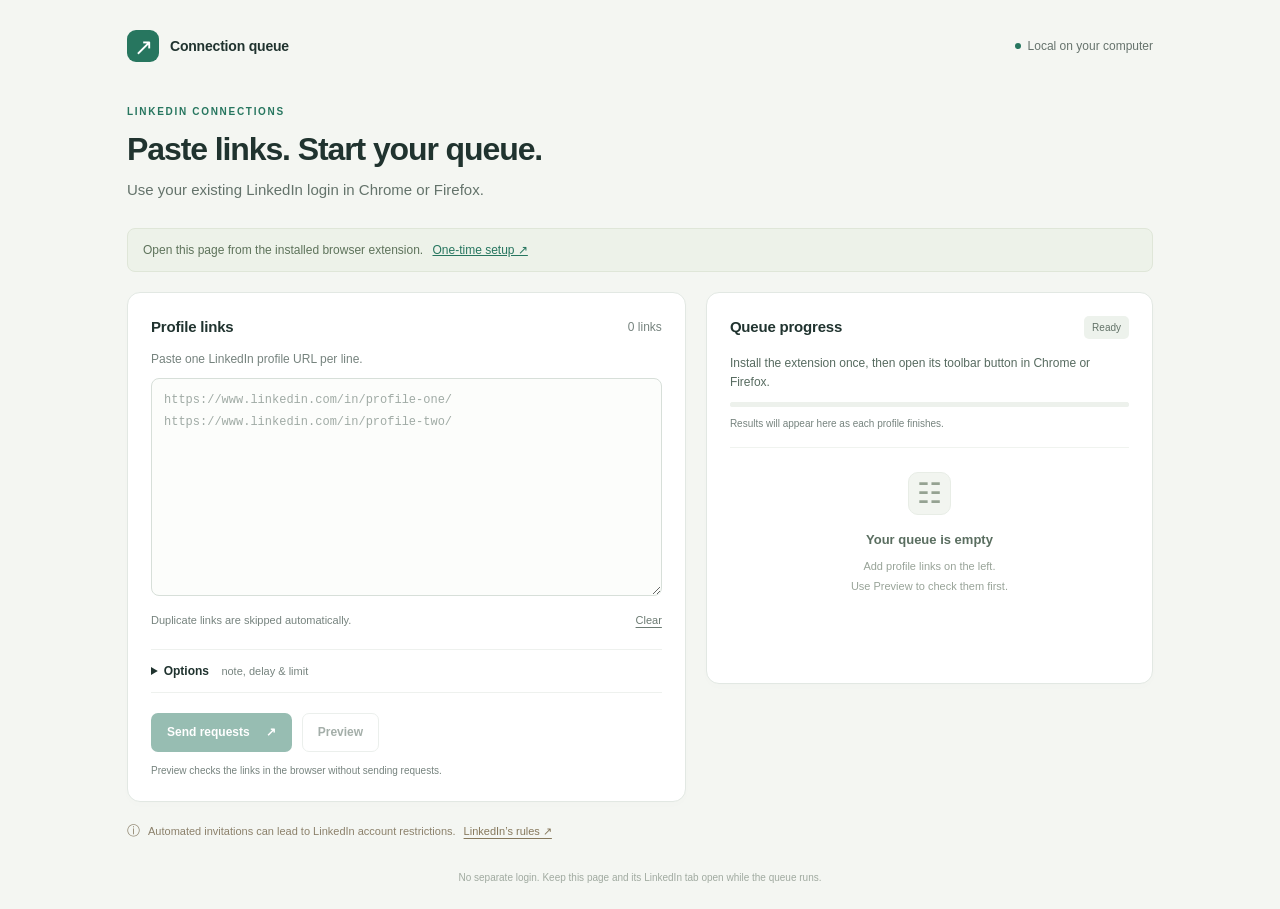
<file: web/index.html>
<!doctype html>
<html lang="en">
<head>
  <meta charset="utf-8">
  <meta name="viewport" content="width=device-width, initial-scale=1">
  <title>Connection queue</title>
  <link rel="icon" href="data:,">
  <link rel="stylesheet" href="style.css">
  <script src="profile.js" defer></script>
  <script src="runner.js" defer></script>
  <script src="app.js" defer></script>
</head>
<body>
  <main class="shell">
    <header class="page-header">
      <div class="brand"><span class="brand-mark" aria-hidden="true">↗</span><span>Connection queue</span></div>
      <span class="local-badge"><span class="dot"></span> Local on your computer</span>
    </header>

    <section class="intro" aria-labelledby="title">
      <p class="eyebrow">LINKEDIN CONNECTIONS</p>
      <h1 id="title">Paste links. Start your queue.</h1>
      <p>Use your existing LinkedIn login in Chrome or Firefox.</p>
    </section>

    <p id="setup-hint" class="setup-hint" hidden>Open this page from the installed browser extension. <a href="../INSTALL.html">One-time setup ↗</a></p>

    <div class="workspace">
      <section class="card input-card" aria-labelledby="links-label">
        <div class="card-heading"><h2 id="links-label">Profile links</h2><span id="links-count" class="muted">0 links</span></div>
        <label class="helper" for="links">Paste one LinkedIn profile URL per line.</label>
        <textarea id="links" rows="9" spellcheck="false" autocomplete="off" maxlength="200000" placeholder="https://www.linkedin.com/in/profile-one/&#10;https://www.linkedin.com/in/profile-two/"></textarea>
        <div class="under-input"><span>Duplicate links are skipped automatically.</span><button id="clear" class="text-button" type="button">Clear</button></div>

        <details id="options">
          <summary>Options <span class="muted">note, delay &amp; limit</span></summary>
          <div class="options-content">
            <label for="note">Invitation note <span class="muted">optional · same note for all profiles</span></label>
            <textarea id="note" rows="3" maxlength="200" placeholder="Add a short introduction, or leave empty."></textarea>
            <div class="settings-grid">
              <div><label for="limit">Profile limit</label><input id="limit" type="number" min="1" step="1" placeholder="All remaining"></div>
              <div><label for="delay">Delay in seconds</label><input id="delay" type="number" min="0" max="3600" step="0.5" value="5"></div>
            </div>
          </div>
        </details>

        <p id="error" class="error-box" role="alert" hidden></p>
        <div class="actions">
          <button id="send" class="button primary" type="button" disabled>Send requests <span aria-hidden="true">↗</span></button>
          <button id="preview" class="button secondary" type="button" disabled>Preview</button>
          <button id="stop" class="button stop" type="button" hidden>Stop after current</button>
        </div>
        <p class="action-hint">Preview checks the links in the browser without sending requests.</p>
      </section>

      <section class="card results-card" aria-labelledby="results-heading">
        <div class="card-heading"><h2 id="results-heading">Queue progress</h2><span id="phase" class="phase-badge">Ready</span></div>
        <p id="status" class="status-message" role="status" aria-live="polite">Paste links to get started.</p>
        <progress id="progress" max="100" value="0" aria-label="Queue progress"></progress>
        <p id="progress-label" class="progress-label muted">Results will appear here as each profile finishes.</p>
        <div id="empty" class="empty-state"><span aria-hidden="true">☷</span><strong>Your queue is empty</strong><p>Add profile links on the left.<br>Use Preview to check them first.</p></div>
        <ol id="results" class="result-list" aria-label="Profile results"></ol>
      </section>
    </div>

    <p class="policy-note"><span aria-hidden="true">ⓘ</span> Automated invitations can lead to LinkedIn account restrictions. <a href="https://www.linkedin.com/help/linkedin/answer/a1341387" target="_blank" rel="noopener noreferrer">LinkedIn’s rules ↗</a></p>
    <footer>No separate login. Keep this page and its LinkedIn tab open while the queue runs. <span id="version"></span></footer>
  </main>
</body>
</html>
</file>
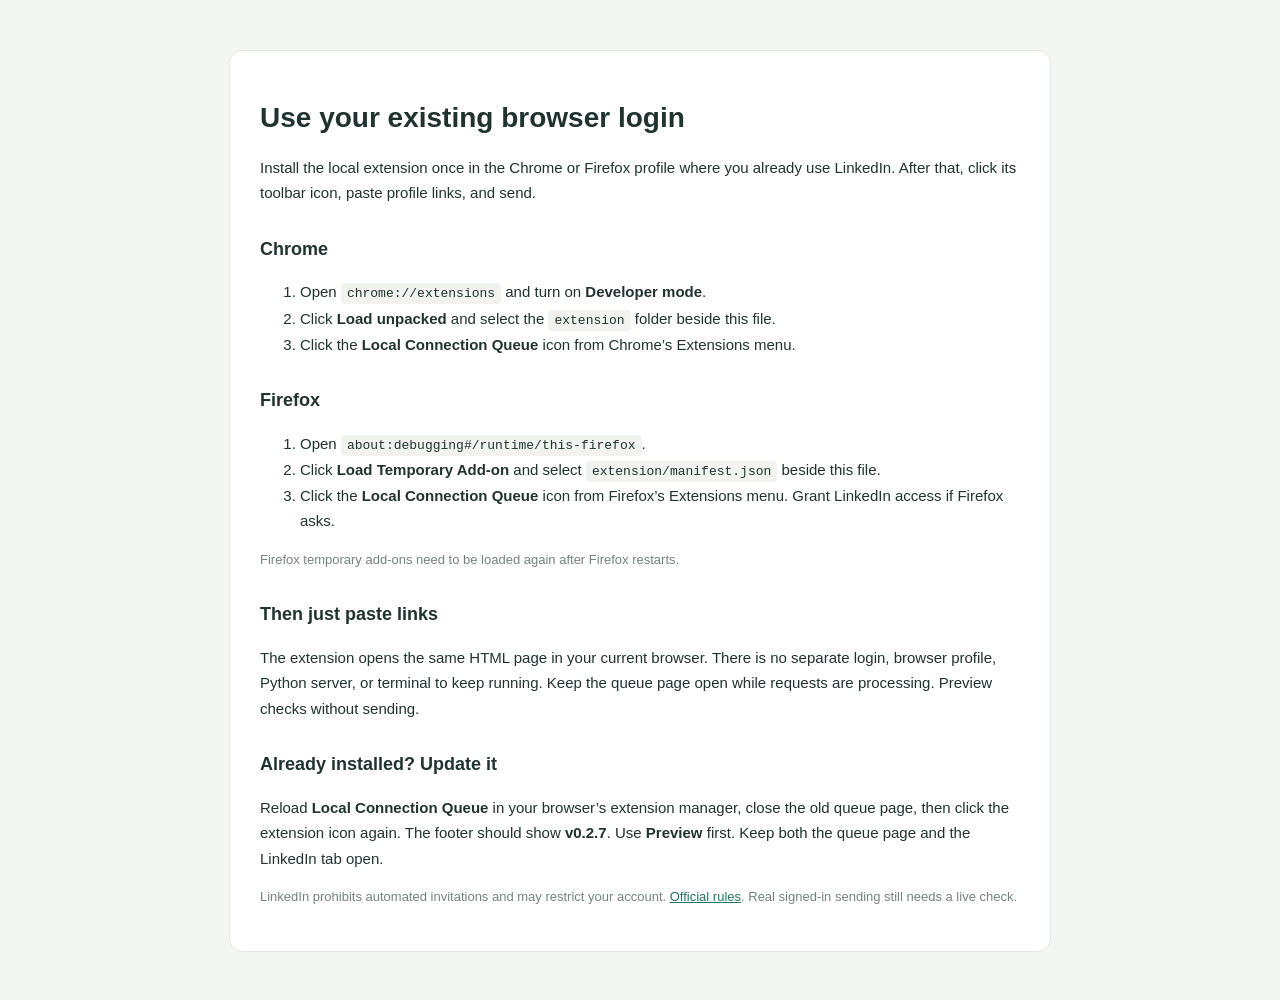
<file: INSTALL.html>
<!doctype html>
<html lang="en"><head><meta charset="utf-8"><meta name="viewport" content="width=device-width, initial-scale=1"><title>Connection queue setup</title>
<style>body{font:15px/1.7 "Segoe UI",sans-serif;color:#20332f;background:#f4f6f2;margin:0}main{max-width:760px;margin:50px auto;padding:30px;background:white;border:1px solid #e2e8e3;border-radius:13px}h1{font-size:28px;line-height:1.3}h2{font-size:18px;margin-top:28px}code{background:#f0f3ee;padding:3px 6px;border-radius:4px;font-size:13px}a{color:#27765f}.muted{color:#76837e;font-size:13px}@media(max-width:800px){main{margin:20px;padding:22px}}</style></head><body><main>
<h1>Use your existing browser login</h1><p>Install the local extension once in the Chrome or Firefox profile where you already use LinkedIn. After that, click its toolbar icon, paste profile links, and send.</p>
<h2>Chrome</h2><ol><li>Open <code>chrome://extensions</code> and turn on <strong>Developer mode</strong>.</li><li>Click <strong>Load unpacked</strong> and select the <code>extension</code> folder beside this file.</li><li>Click the <strong>Local Connection Queue</strong> icon from Chrome’s Extensions menu.</li></ol>
<h2>Firefox</h2><ol><li>Open <code>about:debugging#/runtime/this-firefox</code>.</li><li>Click <strong>Load Temporary Add-on</strong> and select <code>extension/manifest.json</code> beside this file.</li><li>Click the <strong>Local Connection Queue</strong> icon from Firefox’s Extensions menu. Grant LinkedIn access if Firefox asks.</li></ol><p class="muted">Firefox temporary add-ons need to be loaded again after Firefox restarts.</p>
<h2>Then just paste links</h2><p>The extension opens the same HTML page in your current browser. There is no separate login, browser profile, Python server, or terminal to keep running. Keep the queue page open while requests are processing. Preview checks without sending.</p>
<h2>Already installed? Update it</h2><p>Reload <strong>Local Connection Queue</strong> in your browser’s extension manager, close the old queue page, then click the extension icon again. The footer should show <strong>v0.2.7</strong>. Use <strong>Preview</strong> first. Keep both the queue page and the LinkedIn tab open.</p>
<p class="muted">LinkedIn prohibits automated invitations and may restrict your account. <a href="https://www.linkedin.com/help/linkedin/answer/a1341387">Official rules</a>. Real signed-in sending still needs a live check.</p>
</main></body></html>
</file>
<file: web/style.css>
:root{color-scheme:light;--ink:#20332f;--muted:#76837e;--line:#e2e8e3;--accent:#27765f;--accent-dark:#1d5d4a;--bg:#f4f6f2;--danger:#a63737}
*{box-sizing:border-box}
body{margin:0;background:var(--bg);color:var(--ink);font-family:Inter,Segoe UI,Arial,sans-serif;font-size:14px;line-height:1.5}
button,input,textarea,select{font:inherit}
button,a,input,textarea,select,summary{-webkit-tap-highlight-color:transparent}
button{cursor:pointer}
button:disabled{opacity:.48;cursor:not-allowed}
button:focus-visible,a:focus-visible,summary:focus-visible{outline:3px solid #85bba9;outline-offset:3px}
[hidden]{display:none!important}
.shell{max-width:1090px;margin:0 auto;padding:30px 32px 24px}
.page-header{display:flex;align-items:center;justify-content:space-between;gap:20px}
.brand{display:flex;align-items:center;gap:11px;font-weight:650;letter-spacing:-.2px}
.brand-mark{display:grid;place-items:center;width:32px;height:32px;border-radius:9px;background:var(--accent);color:white;font-size:23px;font-weight:400}
.local-badge{display:flex;align-items:center;gap:7px;font-size:12px;color:#66736d}
.dot{width:6px;height:6px;border-radius:50%;background:var(--accent)}
.intro{padding:42px 0 26px}
.eyebrow{font-size:10px;letter-spacing:1.7px;font-weight:700;color:var(--accent);margin:0 0 10px}
h1{font-weight:650;font-size:32px;line-height:1.25;letter-spacing:-1.1px;margin:0 0 10px}
.intro>p:last-child{color:#64736b;margin:0;font-size:15px}
.setup-hint{background:#edf2e9;border:1px solid #dfe6d8;border-radius:8px;padding:12px 15px;font-size:12px;color:#5e735b;margin:0 0 20px}.setup-hint a{color:var(--accent);margin-left:6px}
.workspace{display:grid;grid-template-columns:minmax(0,1.25fr) minmax(0,1fr);gap:20px;align-items:start}
.card{background:white;border:1px solid var(--line);border-radius:13px;padding:23px;box-shadow:0 3px 9px #25302a03}
.card-heading{display:flex;align-items:center;justify-content:space-between;gap:12px;margin-bottom:12px}
h2{font-size:15px;font-weight:650;margin:0;letter-spacing:-.2px}
.muted,.helper{color:var(--muted);font-size:12px}.helper{display:block;margin-bottom:10px}
textarea,input,select{width:100%;border:1px solid #d7dfd9;border-radius:8px;background:#fff;color:var(--ink);padding:11px 12px;outline:none;transition:border-color .15s,box-shadow .15s}
textarea:focus,input:focus,select:focus{border-color:#5e9e87;box-shadow:0 0 0 3px #27765f12}
textarea{resize:vertical;line-height:1.8;min-height:80px}
#links{min-height:211px;font-family:Consolas,ui-monospace,monospace;font-size:12px;background:#fcfdfb}
textarea::placeholder,input::placeholder{color:#a0aba5}
.under-input{display:flex;justify-content:space-between;gap:10px;align-items:center;font-size:11px;color:var(--muted);margin:7px 0 17px}
.text-button{background:none;border:0;padding:3px 0;color:#6c7b73;font-size:11px;text-decoration:underline;text-underline-offset:3px}
details{border-top:1px solid #eef1ee;border-bottom:1px solid #eef1ee;margin-bottom:20px}
summary{padding:12px 0;font-size:12px;font-weight:600;cursor:pointer;user-select:none}
summary .muted{font-weight:400;margin-left:9px;font-size:11px}
.options-content{padding:2px 0 17px}.options-content label{display:block;margin-bottom:6px;font-size:12px}.options-content label .muted{display:block;font-size:10px;margin-top:2px}
#note{font-size:12px;min-height:76px}.settings-grid{display:grid;grid-template-columns:1fr 1fr;gap:10px;margin-top:13px}.settings-grid input,.settings-grid select{font-size:12px;padding:9px 8px;height:38px}
.actions{display:flex;gap:10px;flex-wrap:wrap}.button{display:inline-flex;align-items:center;justify-content:center;gap:16px;border:1px solid transparent;border-radius:7px;padding:10px 15px;font-size:12px;font-weight:600;line-height:1.4;transition:background .15s,border-color .15s}
.primary{background:var(--accent);color:white}.primary:hover:not(:disabled){background:var(--accent-dark)}.secondary{background:white;border-color:#d7dfd9;color:#42584d}.secondary:hover:not(:disabled){background:#f2f5f0}.stop{background:#fff4f1;color:var(--danger);border-color:#efd0c8}
.action-hint{font-size:10px;color:var(--muted);margin:11px 0 0}
.results-card{min-height:392px}.phase-badge{background:#edf2ec;padding:4px 8px;border-radius:5px;font-size:10px;color:#627267;white-space:nowrap}
.phase-badge.active{background:#e4f1ec;color:var(--accent)}.phase-badge.error{background:#fcebe7;color:var(--danger)}
.status-message{font-size:12px;color:#576b60;min-height:36px;line-height:1.6;margin:15px 0 10px;overflow-wrap:anywhere}
progress{display:block;width:100%;height:5px;border:0;border-radius:5px;overflow:hidden;background:#edf1ec;accent-color:var(--accent)}progress::-webkit-progress-bar{background:#edf1ec;border-radius:5px}progress::-webkit-progress-value{background:var(--accent);border-radius:5px}progress::-moz-progress-bar{background:var(--accent);border-radius:5px}
.progress-label{font-size:10px;margin:9px 0 16px}
.empty-state{text-align:center;padding:24px 5px 21px;border-top:1px solid #f0f3ef}.empty-state>span{display:grid;place-items:center;background:#f2f5f0;border:1px solid #e8ede6;width:43px;height:43px;border-radius:10px;margin:0 auto 14px;font-size:28px;color:#95a292}.empty-state strong{font-size:13px;font-weight:550;color:#5a6e60}.empty-state p{font-size:11px;color:#98a398;line-height:1.8;margin:7px 0 0}
.result-list{list-style:none;padding:0;margin:0;max-height:355px;overflow:auto}.result-list li{padding:12px 0;border-top:1px solid #edf1eb}.result-top{display:flex;align-items:center;justify-content:space-between;gap:10px}.result-top a{color:#405e4e;font-size:12px;text-decoration:none;overflow:hidden;text-overflow:ellipsis;white-space:nowrap;min-width:0}.result-top a:hover{text-decoration:underline}.result-status{flex-shrink:0;font-size:10px;border-radius:4px;padding:3px 7px;background:#f0f3ed;color:#728071}.result-status.success{background:#eaf4ed;color:#2c7151}.result-status.problem{background:#fceee9;color:#a04b35}.result-detail{margin:5px 0 0;font-size:10px;color:#8c978f;line-height:1.5;overflow-wrap:anywhere}
.error-box{font-size:12px;color:var(--danger);background:#fff4f1;border:1px solid #f1ddd7;border-radius:7px;padding:11px;margin:0 0 16px;white-space:pre-line;overflow-wrap:anywhere}
.policy-note{display:flex;gap:8px;align-items:baseline;font-size:11px;color:#8c816b;margin:19px 0 0}.policy-note a{color:#86785c;text-underline-offset:3px;white-space:nowrap}.policy-note>span{font-size:13px}
footer{font-size:10px;color:#a0aaa0;margin-top:30px;text-align:center}
@media(max-width:760px){.shell{padding:22px 19px}.workspace{grid-template-columns:1fr}.intro{padding-top:34px}h1{font-size:27px}.results-card{min-height:290px}.local-badge{font-size:10px}.session-bar{padding:13px}.policy-note{display:block;font-size:10px}.policy-note a{display:inline-block;margin-left:3px}.card{padding:19px}.result-list{max-height:290px}}
@media(max-width:420px){.local-badge{display:none}.settings-grid{grid-template-columns:1fr 1fr}.settings-grid>div:last-child{grid-column:1/-1}h1{font-size:25px}.session-bar{gap:10px}.session-actions{gap:5px}.session-actions .button{padding:9px 10px}summary .muted{font-size:10px}}
</file>
